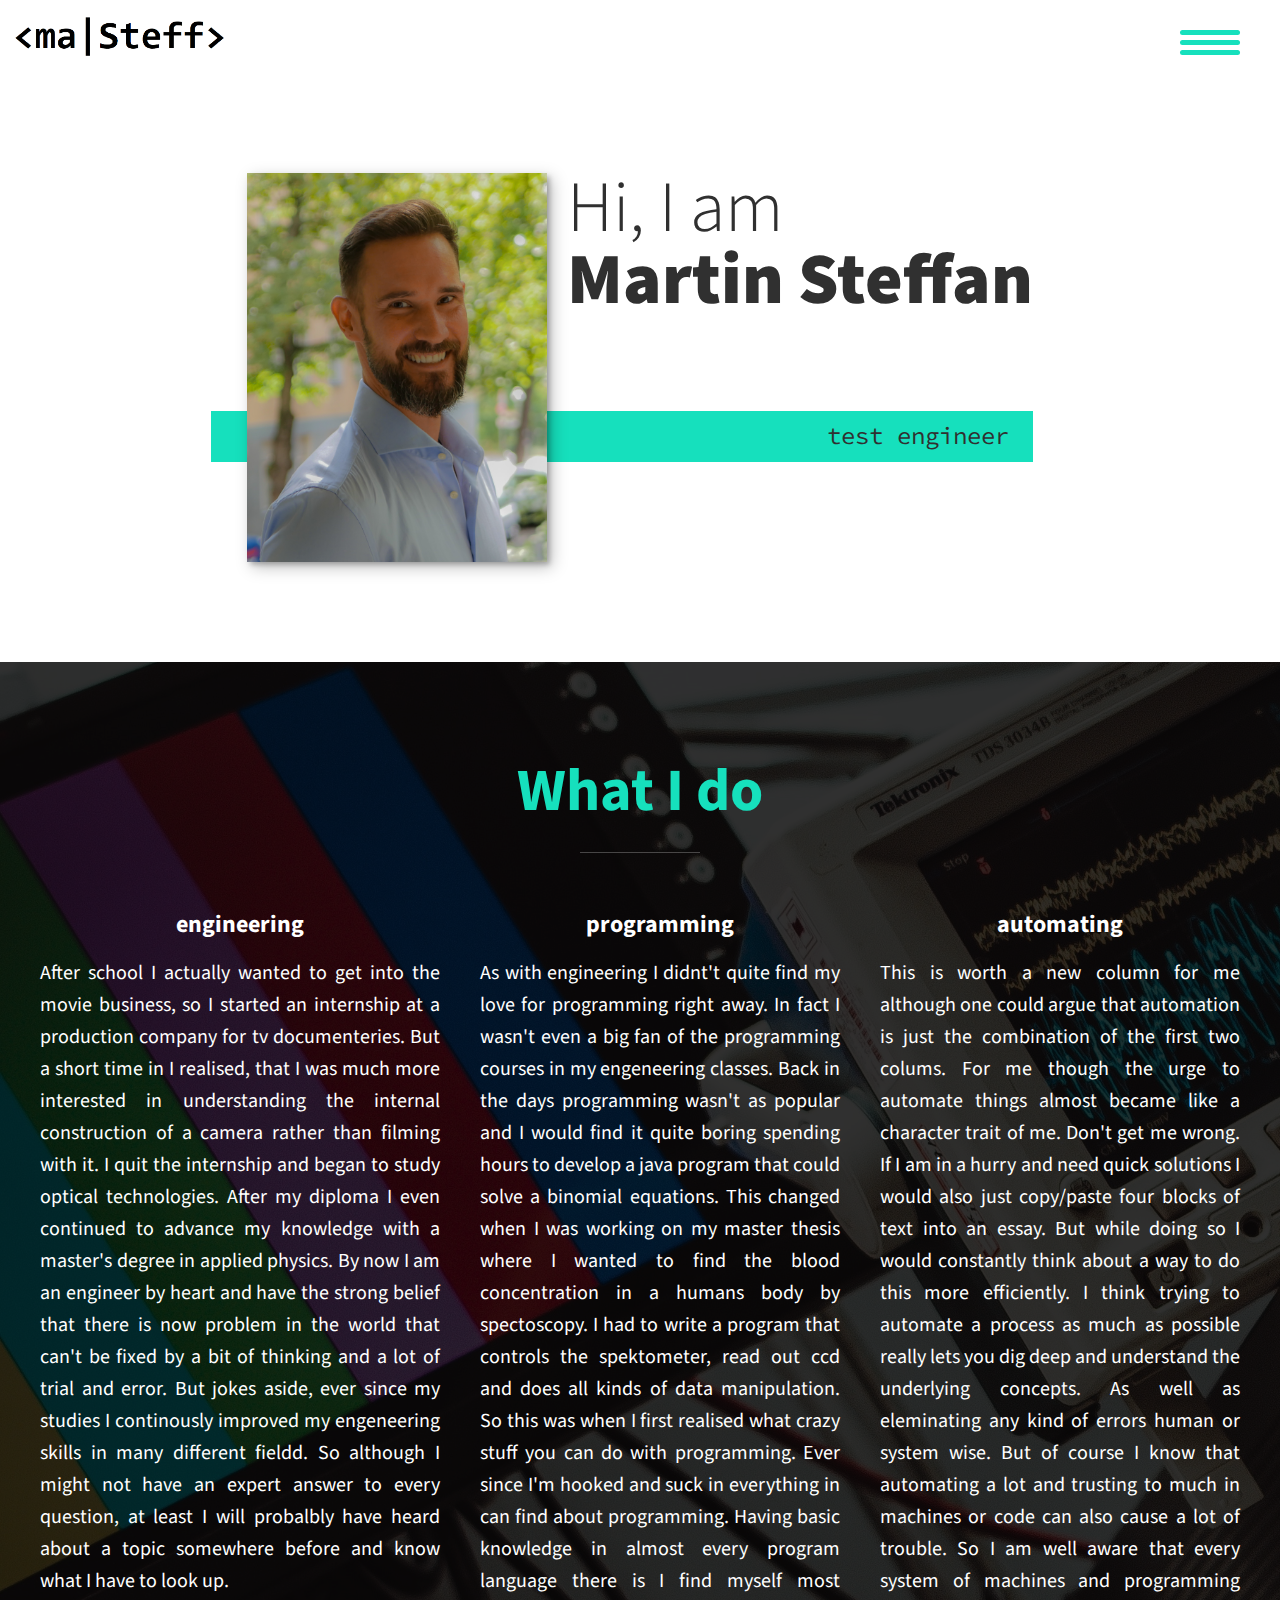
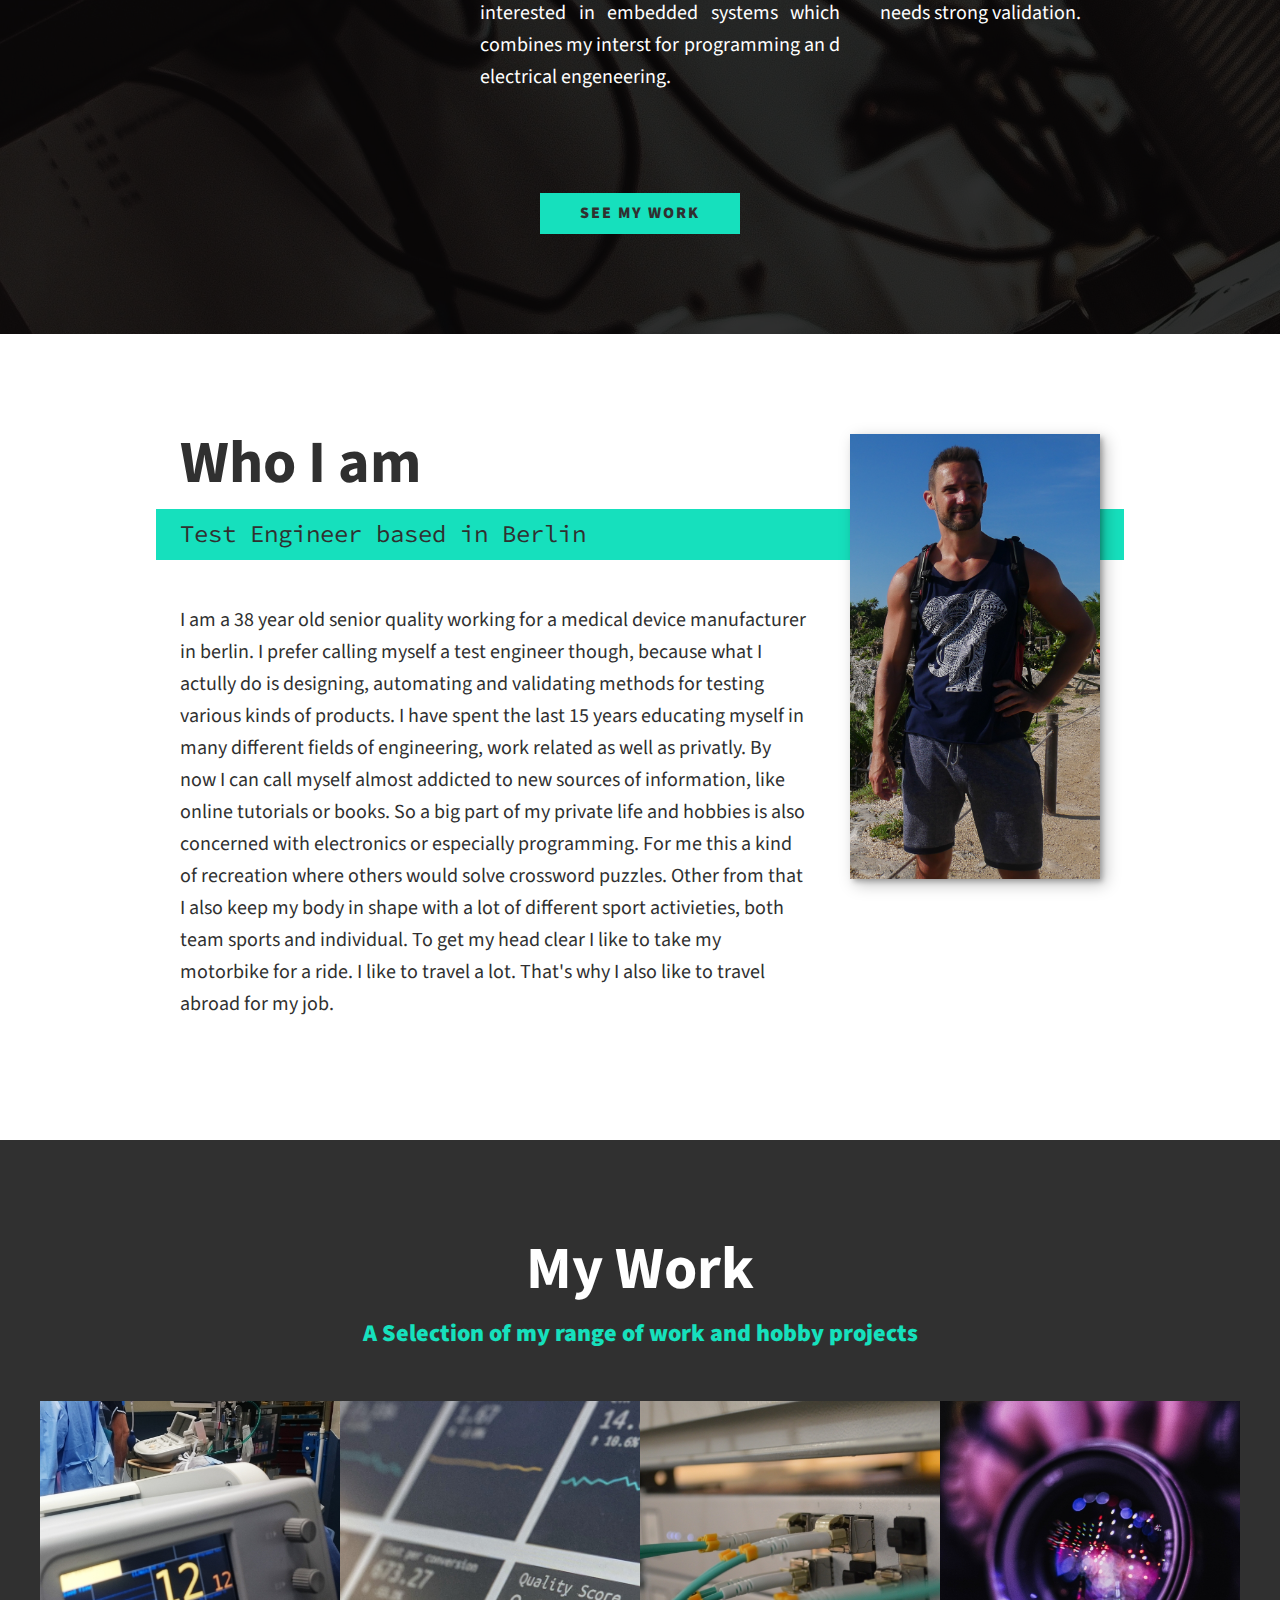
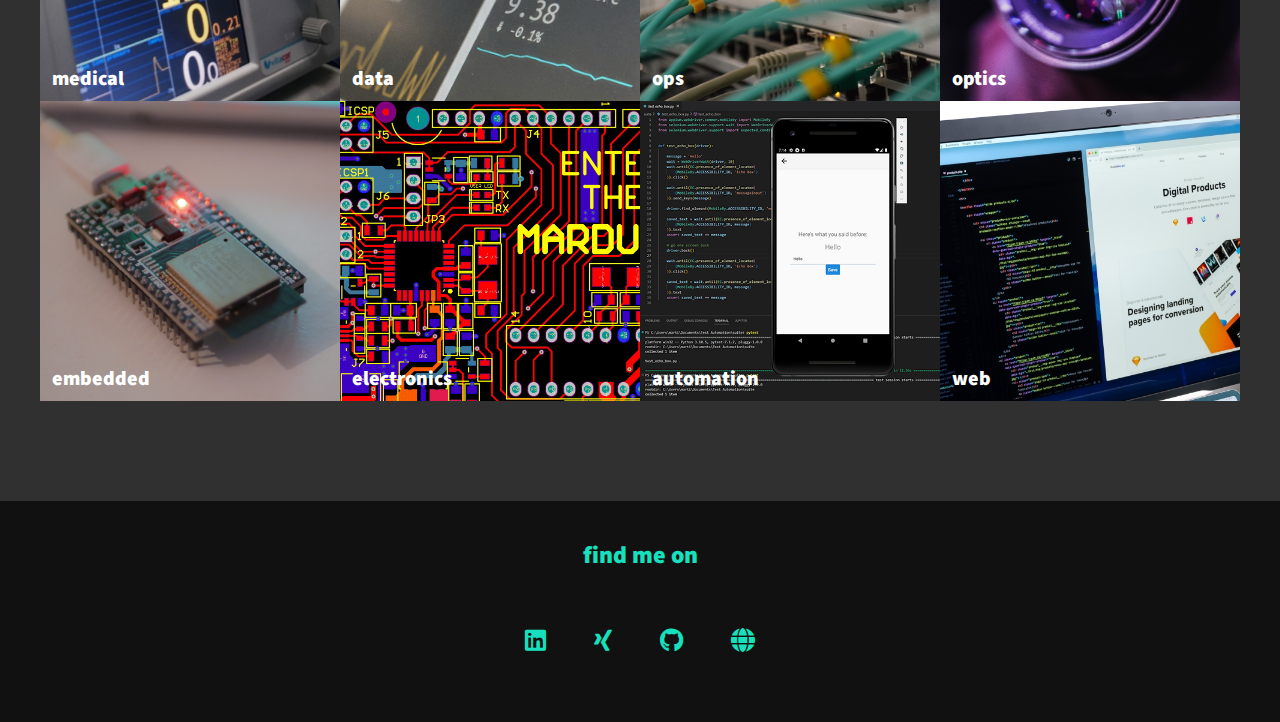
<file: index.html>
<!DOCTYPE html>
<html lang="en">

<head>
    <meta charset="UTF-8">
    <meta http-equiv="X-UA-Compatible" content="IE=edge">
    <meta name="viewport" content="width=device-width, initial-scale=1.0">
    <title>Martin Steffan Portfolio</title>
    <link rel="stylesheet"
        href="https://cdnjs.cloudflare.com/ajax/libs/modern-normalize/1.1.0/modern-normalize.min.css">
    <link rel="stylesheet" href="https://cdnjs.cloudflare.com/ajax/libs/font-awesome/6.1.1/css/all.min.css">

    <link rel="stylesheet"
        href="https://fonts.googleapis.com/css?family=Source+Code+Pro:400,900|Source+Sans+Pro:300,900&display=swap">

    <link rel="stylesheet" type="text/css" href="css/style.css">
</head>

<body>
    <header>
        <div class="logo">
            <img src="/img/maSteff.png" alt="">
        </div>
        <button class="nav-toggle" aria-label="toggle-navigation">
            <span class="hamburger"></span>
        </button>
        <nav class="nav">
            <ul class="nav__list">
                <li class="nav__itm"><a href="#home" class="nav__link">Home</a></li>
                <li class="nav__itm"><a href="#services" class="nav__link">My Services</a></li>
                <li class="nav__itm"><a href="#about" class="nav__link">About Me</a></li>
                <li class="nav__itm"><a href="#work" class="nav__link">My Work</a></li>
            </ul>
        </nav>
    </header>

    <!-- Introduction  -->

    <section class="intro" id="home">
        <h1 class="section__title section__title--intro">
            Hi, I am <strong>Martin Steffan</strong>
        </h1>
        <p class="section__subtitle section__subtitle--intro">test engineer</p>
        <img src="img/Profil.jpg" alt="a picture of Martin Steffan" class="intro__img">
    </section>

    <!-- My Services -->

    <section class="my-services" id="services">
        <h2 class="section__title section__title--services">What I do</h2>
        <div class="services">
            <div class="service">
                <h3>engineering</h3>
                <p>
                    After school I actually wanted to get into the movie business, so I started an internship at a production company for tv documenteries.
                    But a short time in I realised, that I was much more interested in understanding the internal construction of a camera rather than filming with it.
                    I quit the internship and began to study  optical technologies. After my diploma I even continued to advance my knowledge with a master's degree in applied physics.
                    By now I am an engineer by heart and have the strong belief that there is now problem in the world that can't be fixed by a bit of thinking and a lot of trial and error.
                    But jokes aside, ever since my studies I continously improved my engeneering skills in many different fieldd. So although I might not have an expert answer to every question, 
                    at least I will probalbly have heard about a topic somewhere before and know what I have to look up.
                </p>
            </div>
            <div class="service">
                <h3>programming</h3>
                <p>
                    As with engineering I didnt't quite find my love for programming right away. In fact I wasn't even a big fan of the programming courses in my engeneering
                    classes. Back in the days programming wasn't as popular and I would find it quite boring spending hours to develop a java program that could solve a binomial equations.
                    This changed when I was working on my master thesis where I wanted to find the blood concentration in a humans body by spectoscopy.
                    I had to write a program that controls the spektometer, read out ccd and does all kinds of data manipulation. So this was when I first realised 
                    what crazy stuff you can do with programming. Ever since I'm hooked and suck in everything in can find about programming. Having basic knowledge
                    in almost every program language there is I find myself most interested in embedded systems which combines my interst for programming an d electrical engeneering.
                </p>
            </div>
            <div class="service">
                <h3>automating</h3>
                <p>
                    This is worth a new column for me although one could argue that automation is just the combination of the first two colums. For me though the urge to automate things 
                    almost became like a character trait of me. Don't get me wrong. If I am in a hurry and need quick solutions I would also just copy/paste four blocks of 
                    text into an essay. But while doing so I would constantly think about a way to do this more efficiently.
                    I think trying to automate a process as much as possible really lets you dig deep and understand the underlying concepts. As well as eleminating any kind of errors
                    human or system wise. But of course I know that automating a lot and trusting to much in machines or code can also cause a lot of trouble.
                    So I am well aware that every system of machines and programming needs strong validation.
                </p>
            </div>
        </div>

        <a href="#work" class="btn">See My Work</a>
    </section>

    <!-- About Me -->

    <section class="about-me" id="about">
        <h2 class="section__title section__title--about">Who I am</h2>
        <p class="section__subtitle section__subtitle--about">Test Engineer based in Berlin</p>
        <div class="about-me__body">
            <p>
                I am a 38 year old senior quality working for a medical device manufacturer in berlin. 
                I prefer calling myself a test engineer though, because what I actully do is designing, automating and validating methods for testing various kinds of 
                products. I have spent the last 15 years educating myself in many different fields of engineering, work related as well as privatly.
                By now I can call myself almost addicted to new sources of information, like online tutorials or books. 
                So a big part of my private life and hobbies is also concerned with electronics or especially programming. For me this a kind of recreation where others would 
                solve crossword puzzles. Other from that I also keep my body in shape with a lot of different sport activieties, both team sports and individual.
                To get my head clear I like to take my motorbike for a ride. I like to travel a lot. That's why I also like to travel abroad for my job.
            </p>
        </div>
        <img src="img/martin.jpg" alt="a picture of Martin" class="about-me__img">
    </section>

    <!-- My Work -->

    <section class="my-work" id="work">
        <h2 class="section__title section__title--work">My Work</h2>
        <p class="section__subtitle section__subtitle--work">A Selection of my range of work and hobby projects</p>

        <div class="portfolio">
            <!-- Portfolio 01 -->
            <a href="medical.html" class="portfolio__item">
                <div class="container">
                    <div class="toptext">medical</div>
                    <img src="img/medical.jpg" alt="" class="portfolio__img">
                </div>
            </a>
            <!-- Portfolio 02 -->
            <a href="data-analysis.html" class="portfolio__item">
                <div class="container">
                    <div class="toptext">data</div>
                    <img src="img/dataAnalysis.jpg" alt="" class="portfolio__img">
                </div>
            </a>
            <!-- Portfolio 03 -->
            <a href="datatransmission.html" class="portfolio__item">
                <div class="container">
                    <div class="toptext">ops</div>
                    <img src="img/switch.jpg" alt="" class="portfolio__img">
                </div>
            </a>
            <!-- Portfolio 01 -->
            <a href="spectroscopy.html" class="portfolio__item">
                <div class="container">
                    <div class="toptext">optics</div>
                    <img src="img/optics.jpg" alt="" class="portfolio__img">
                </div>
            </a>
            <!-- Portfolio 01 -->
            <a href="esp32-web-uart.html" class="portfolio__item">
                <div class="container">
                    <div class="toptext">embedded</div>
                    <img src="img/esp32.jpg" alt="" class="portfolio__img">
                </div>
            </a>
            <!-- Portfolio 02 -->
            <a href="pcb.html" class="portfolio__item">
                <div class="container">
                    <div class="toptext">electronics</div>
                    <img src="img/marduino.jpg" alt="" class="portfolio__img">
                </div>
            </a>
            <!-- Portfolio 02 -->
            <a href="automation.html" class="portfolio__item">
                <div class="container">
                    <div class="toptext">automation</div>
                    <img src="img/UItesting.jpg" alt="" class="portfolio__img">
                </div>
            </a>
            <!-- Portfolio 01 -->
            <a href="digitalproducts.html" class="portfolio__item">
                <div class="container">
                    <div class="toptext">web</div>
                    <img src="img/web.jpg" alt="" class="portfolio__img">
                </div>
            </a>
        </div>
    </section>

    <!-- Footer -->
    <footer class="footer">
        <p class="footer__link">find me on</p>
        <ul class="social-list">
            <li class="social-list__item">
                <a href="https://www.linkedin.com/in/martin-steffan-2489ab23b/" class="social-list__link">
                    <i class="fab fa-linkedin"></i>
                </a>
            </li>
            <li class="social-list__item">
                <a href="https://www.xing.com/profile/Martin_Steffan5/cv" class="social-list__link">
                    <i class="fab fa-xing"></i>
                </a>
            </li>
            <li class="social-list__item">
                <a href="https://github.com/masteff" class="social-list__link">
                    <i class="fab fa-github"></i>
                </a>
            </li>
            <li class="social-list__item">
                <a href="https://masteff.github.io/" class="social-list__link">
                    <i class="fa-solid fa-globe"></i>
                </a>
            </li>
        </ul>
    </footer>

    <script src="js/index.js"></script>

</body>

</html>
</file>
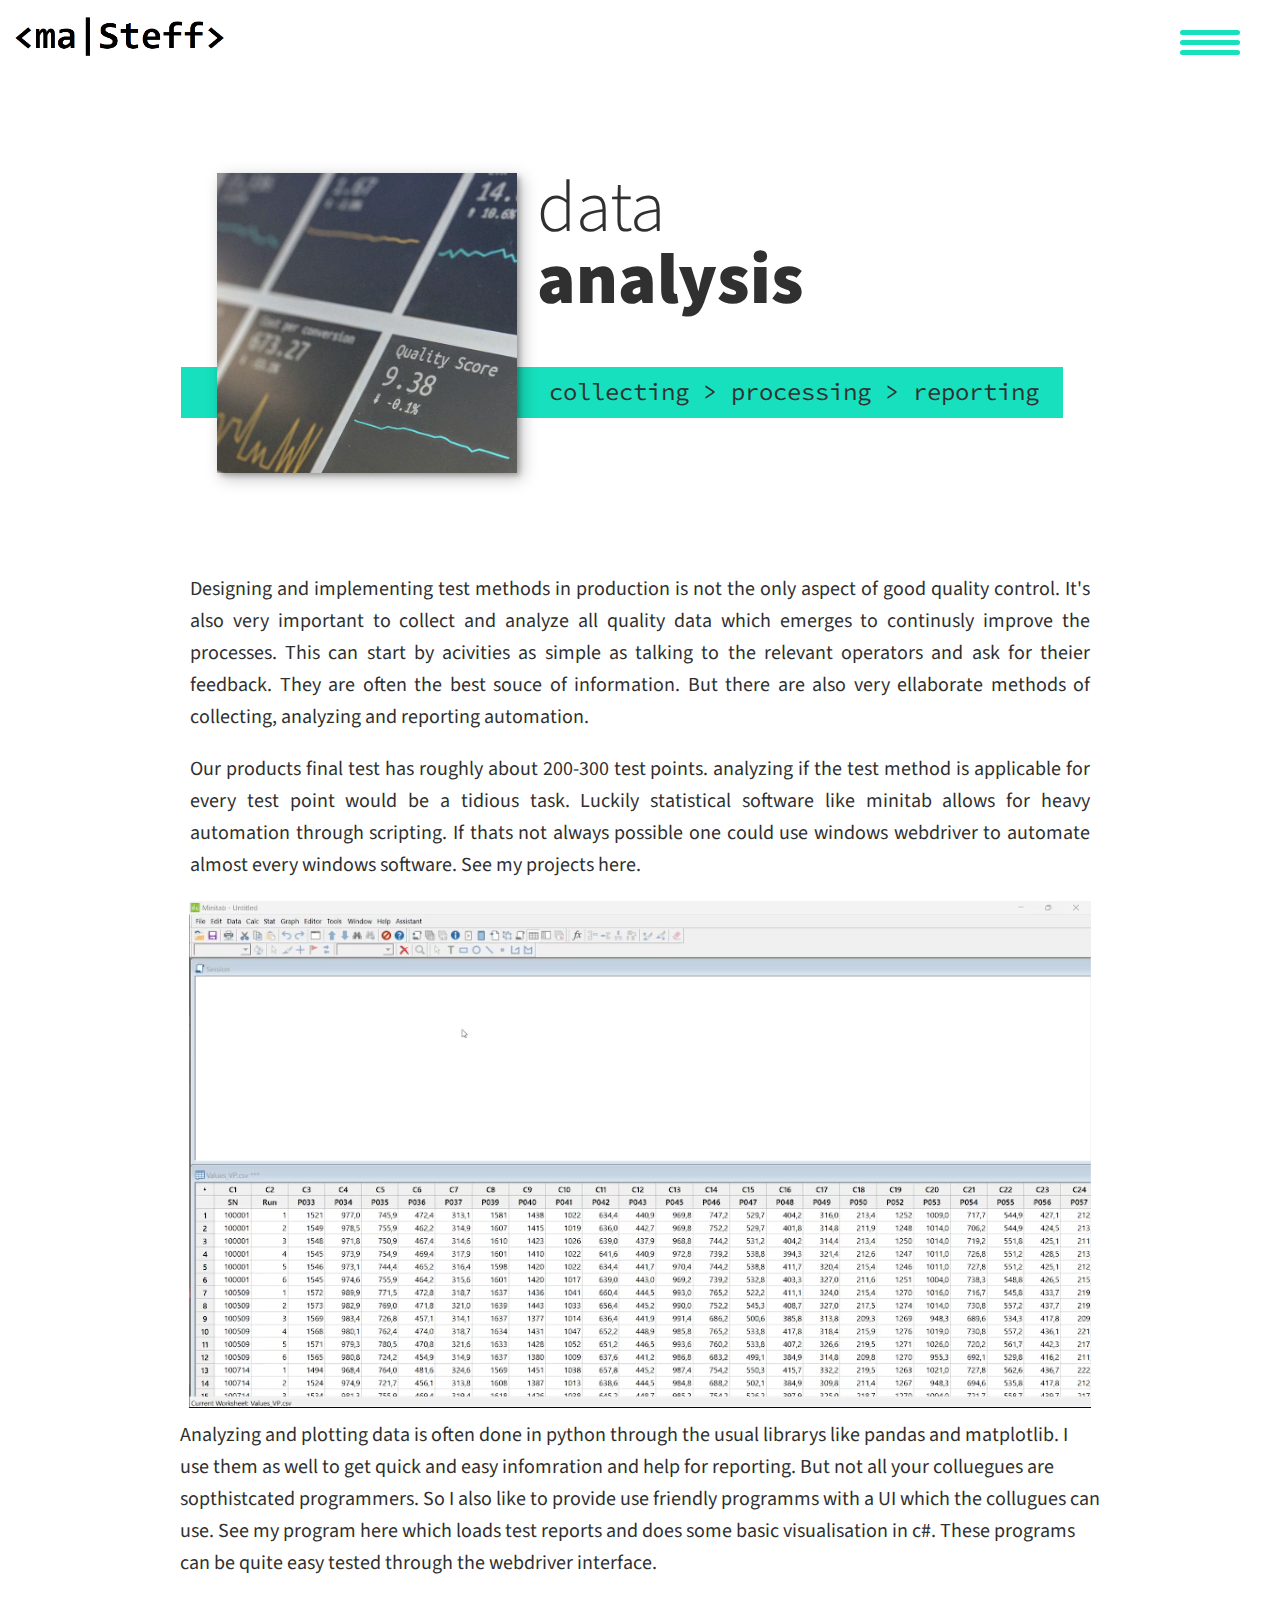
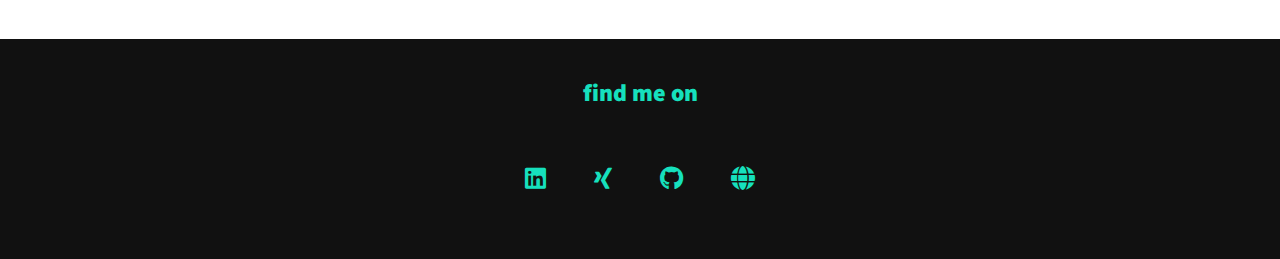
<file: data-analysis.html>
<!DOCTYPE html>
<html lang="en">

<head>
    <meta charset="UTF-8">
    <meta http-equiv="X-UA-Compatible" content="IE=edge">
    <meta name="viewport" content="width=device-width, initial-scale=1.0">
    <title>Martin Steffan Portfolio</title>
    <link rel="stylesheet"
        href="https://cdnjs.cloudflare.com/ajax/libs/modern-normalize/1.1.0/modern-normalize.min.css">
    <link rel="stylesheet" href="https://cdnjs.cloudflare.com/ajax/libs/font-awesome/6.1.1/css/all.min.css">

    <link rel="stylesheet"
        href="https://fonts.googleapis.com/css?family=Source+Code+Pro:400,900|Source+Sans+Pro:300,900&display=swap">

    <link rel="stylesheet" href="/css/style.css">
</head>

<body>
    <header>
        <div class="logo">
            <a href="index.html">
                <img src="/img/maSteff.png" alt="">
            </a>
        </div>
        <button class="nav-toggle" aria-label="toggle-navigation">
            <span class="hamburger"></span>
        </button>
        <nav class="nav">
            <ul class="nav__list">
                <li class="nav__itm"><a href="index.html" class="nav__link">Home</a></li>
                <li class="nav__itm"><a href="index.html#services" class="nav__link">My Services</a></li>
                <li class="nav__itm"><a href="index.html#about" class="nav__link">About Me</a></li>
                <li class="nav__itm"><a href="index.html#work" class="nav__link">My Work</a></li>
            </ul>
        </nav>
    </header>

    <section class="intro sect-individual">
        <h1 class="section__title section__title--intro section__title--padding">
            data<strong>analysis</strong>
        </h1>
        <p class="section__subtitle section__subtitle--intro">collecting > processing > reporting</p>
        <img src="/img/dataAnalysis.jpg" alt="" class="intro__img">
    </section>

    <div class="portfolio-item-individual">
        <p>
            Designing and implementing test methods in production is not the only aspect of good quality control. 
            It's also very important to collect and analyze all quality data which emerges to continusly improve the processes.
            This can start by acivities as simple as talking to the relevant operators and ask for theier feedback. They are often the best souce of information.
            But there are also very ellaborate methods of collecting, analyzing and reporting automation.
        </p>
        <p>
            Our products final test has roughly about 200-300 test points. analyzing if the test method is applicable for every test point would be a tidious task.
            Luckily statistical software like minitab allows for heavy automation through scripting. If thats not always possible one could use windows webdriver to automate almost every windows software.
            See my projects here.
        </p>
        <video autoplay loop muted playsinline class="video" >
            <!-- <source src="my-animation.webm" type="video/webm"> -->
            <source src="/img/minitab.mp4" type="video/mp4">
        </video>
            Analyzing and plotting data is often done in python through the usual librarys like pandas and matplotlib. I use them as well to get quick and easy infomration and help for reporting.
            But not all your colluegues are sopthistcated programmers. So I also like to provide use friendly programms with a UI which the collugues can use.
            See my program here which loads test reports and does some basic visualisation in c#. These programs can be quite easy tested through the webdriver interface.
        </p>

    </div>

    <!-- Footer -->
    <footer class="footer">
        <p class="footer__link">find me on</p>
        <ul class="social-list">
            <li class="social-list__item">
                <a href="https://www.linkedin.com/in/martin-steffan-2489ab23b/" class="social-list__link">
                    <i class="fab fa-linkedin"></i>
                </a>
            </li>
            <li class="social-list__item">
                <a href="https://www.xing.com/profile/Martin_Steffan5/cv" class="social-list__link">
                    <i class="fab fa-xing"></i>
                </a>
            </li>
            <li class="social-list__item">
                <a href="https://github.com/masteff" class="social-list__link">
                    <i class="fab fa-github"></i>
                </a>
            </li>
            <li class="social-list__item">
                <a href="https://masteff.github.io/" class="social-list__link">
                    <i class="fa-solid fa-globe"></i>
                </a>
            </li>
        </ul>
    </footer>

    <script src="/js/index.js"></script>

</body>

</html>
</file>
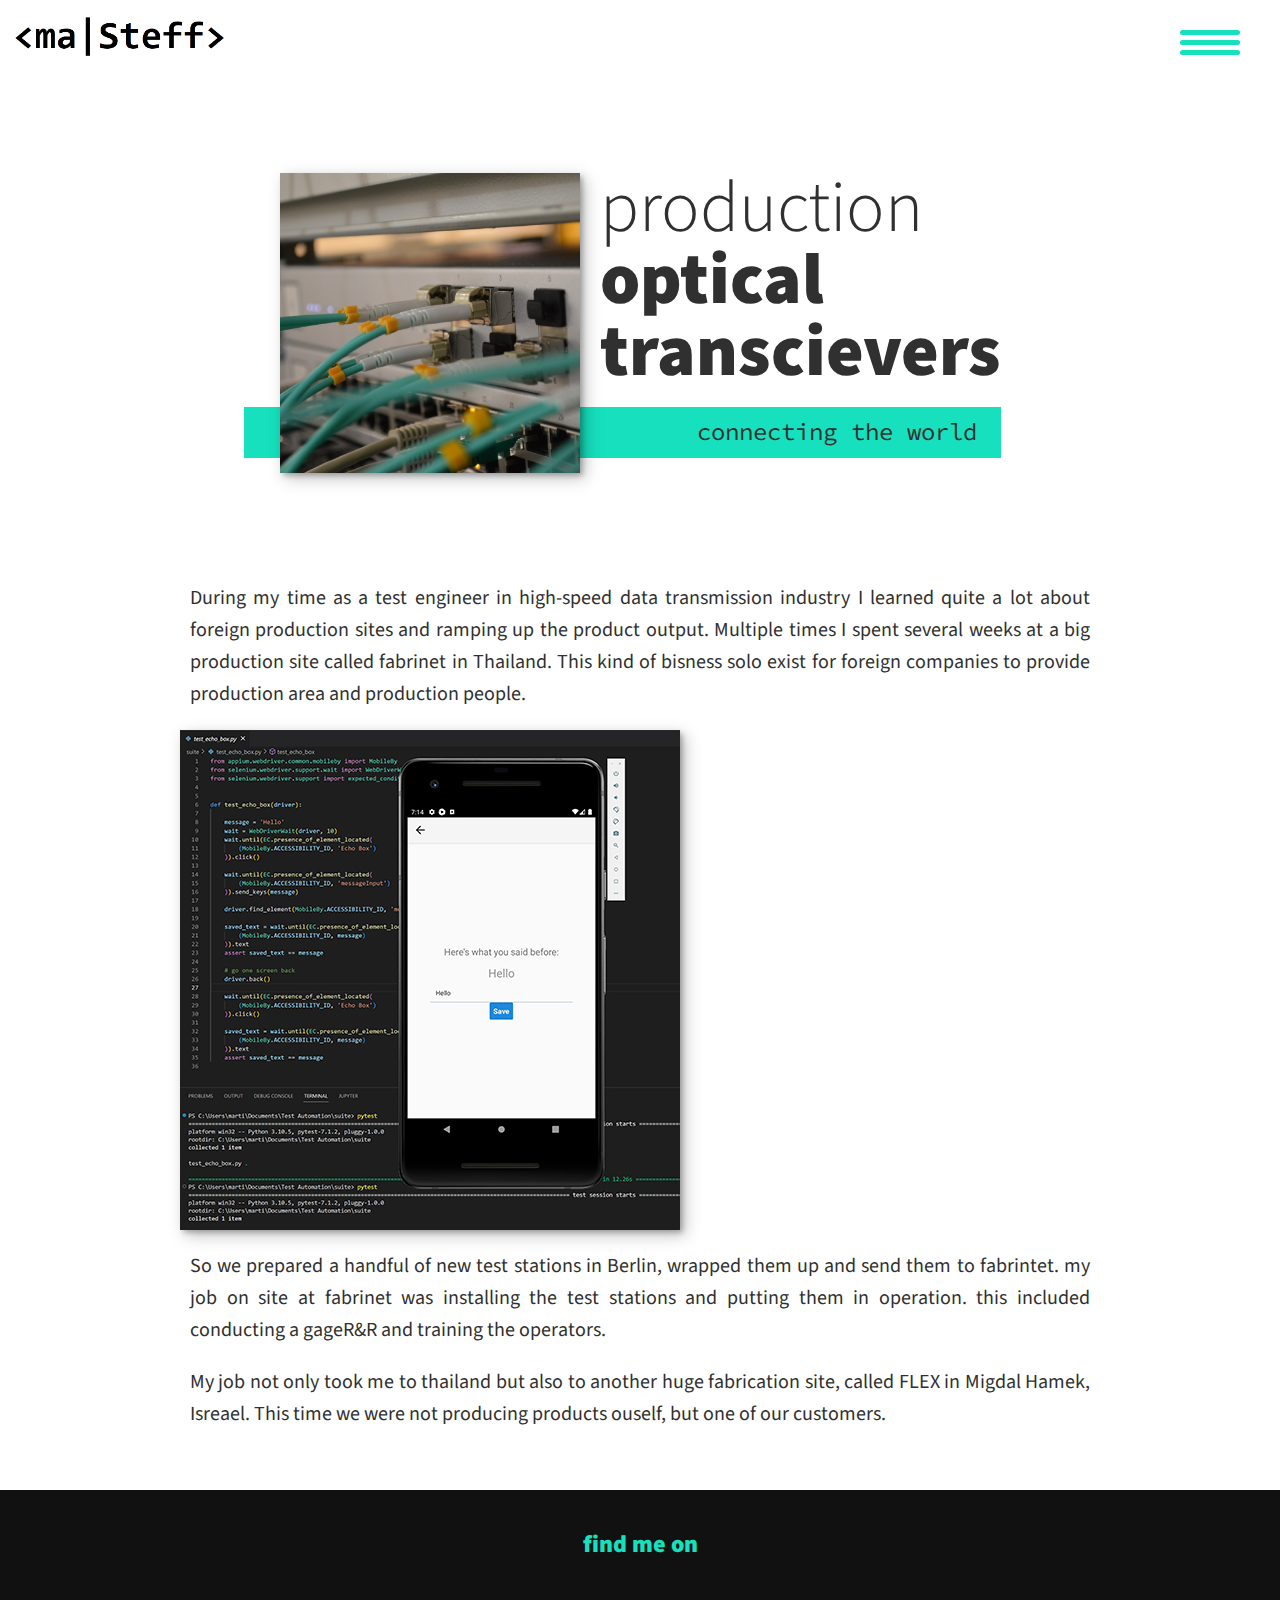
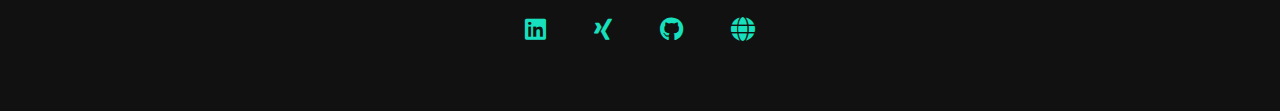
<file: datatransmission.html>
<!DOCTYPE html>
<html lang="en">

<head>
    <meta charset="UTF-8">
    <meta http-equiv="X-UA-Compatible" content="IE=edge">
    <meta name="viewport" content="width=device-width, initial-scale=1.0">
    <title>Martin Steffan Portfolio</title>
    <link rel="stylesheet"
        href="https://cdnjs.cloudflare.com/ajax/libs/modern-normalize/1.1.0/modern-normalize.min.css">
    <link rel="stylesheet" href="https://cdnjs.cloudflare.com/ajax/libs/font-awesome/6.1.1/css/all.min.css">

    <link rel="stylesheet"
        href="https://fonts.googleapis.com/css?family=Source+Code+Pro:400,900|Source+Sans+Pro:300,900&display=swap">

    <link rel="stylesheet" href="/css/style.css">
</head>

<body>
    <header>
        <div class="logo">
            <a href="index.html">
                <img src="/img/maSteff.png" alt="">
            </a>
        </div>
        <button class="nav-toggle" aria-label="toggle-navigation">
            <span class="hamburger"></span>
        </button>
        <nav class="nav">
            <ul class="nav__list">
                <li class="nav__itm"><a href="index.html" class="nav__link">Home</a></li>
                <li class="nav__itm"><a href="index.html#services" class="nav__link">My Services</a></li>
                <li class="nav__itm"><a href="index.html#about" class="nav__link">About Me</a></li>
                <li class="nav__itm"><a href="index.html#work" class="nav__link">My Work</a></li>
            </ul>
        </nav>
    </header>

    <section class="intro sect-individual">
        <h1 class="section__title section__title--intro">
            production<strong>optical <br> transcievers</strong>
        </h1>
        <p class="section__subtitle section__subtitle--intro">connecting the world</p>
        <img src="/img/switch.jpg" alt="" class="intro__img">
    </section>

    <div class="portfolio-item-individual">
        <p>
            During my time as a test engineer in high-speed data transmission industry I learned quite a lot about foreign production 
            sites and ramping up the product output. Multiple times I spent several weeks at a big production site called  fabrinet in Thailand.
            This kind of bisness solo exist for foreign companies to provide production area and production people.
        </p>
        <img class="intro__img" 
            src="/img/UItesting.jpg"
            alt="" >
        <p>
            So we prepared a handful of new test stations in Berlin, wrapped them up and send them to fabrintet. my job on site at fabrinet
            was installing the test stations and putting them in operation. this included conducting a gageR&R and training the operators.
        </p>
        <p>
            My job not only took me to thailand but also to another huge fabrication site, called FLEX in Migdal Hamek, Isreael. This time we
            were not producing products ouself, but one of our customers.
        </p>
    </div>

    <!-- Footer -->
    <footer class="footer">
        <p class="footer__link">find me on</p>
        <ul class="social-list">
            <li class="social-list__item">
                <a href="https://www.linkedin.com/in/martin-steffan-2489ab23b/" class="social-list__link">
                    <i class="fab fa-linkedin"></i>
                </a>
            </li>
            <li class="social-list__item">
                <a href="https://www.xing.com/profile/Martin_Steffan5/cv" class="social-list__link">
                    <i class="fab fa-xing"></i>
                </a>
            </li>
            <li class="social-list__item">
                <a href="https://github.com/masteff" class="social-list__link">
                    <i class="fab fa-github"></i>
                </a>
            </li>
            <li class="social-list__item">
                <a href="https://masteff.github.io/" class="social-list__link">
                    <i class="fa-solid fa-globe"></i>
                </a>
            </li>
        </ul>
    </footer>

    <script src="/js/index.js"></script>

</body>

</html>
</file>
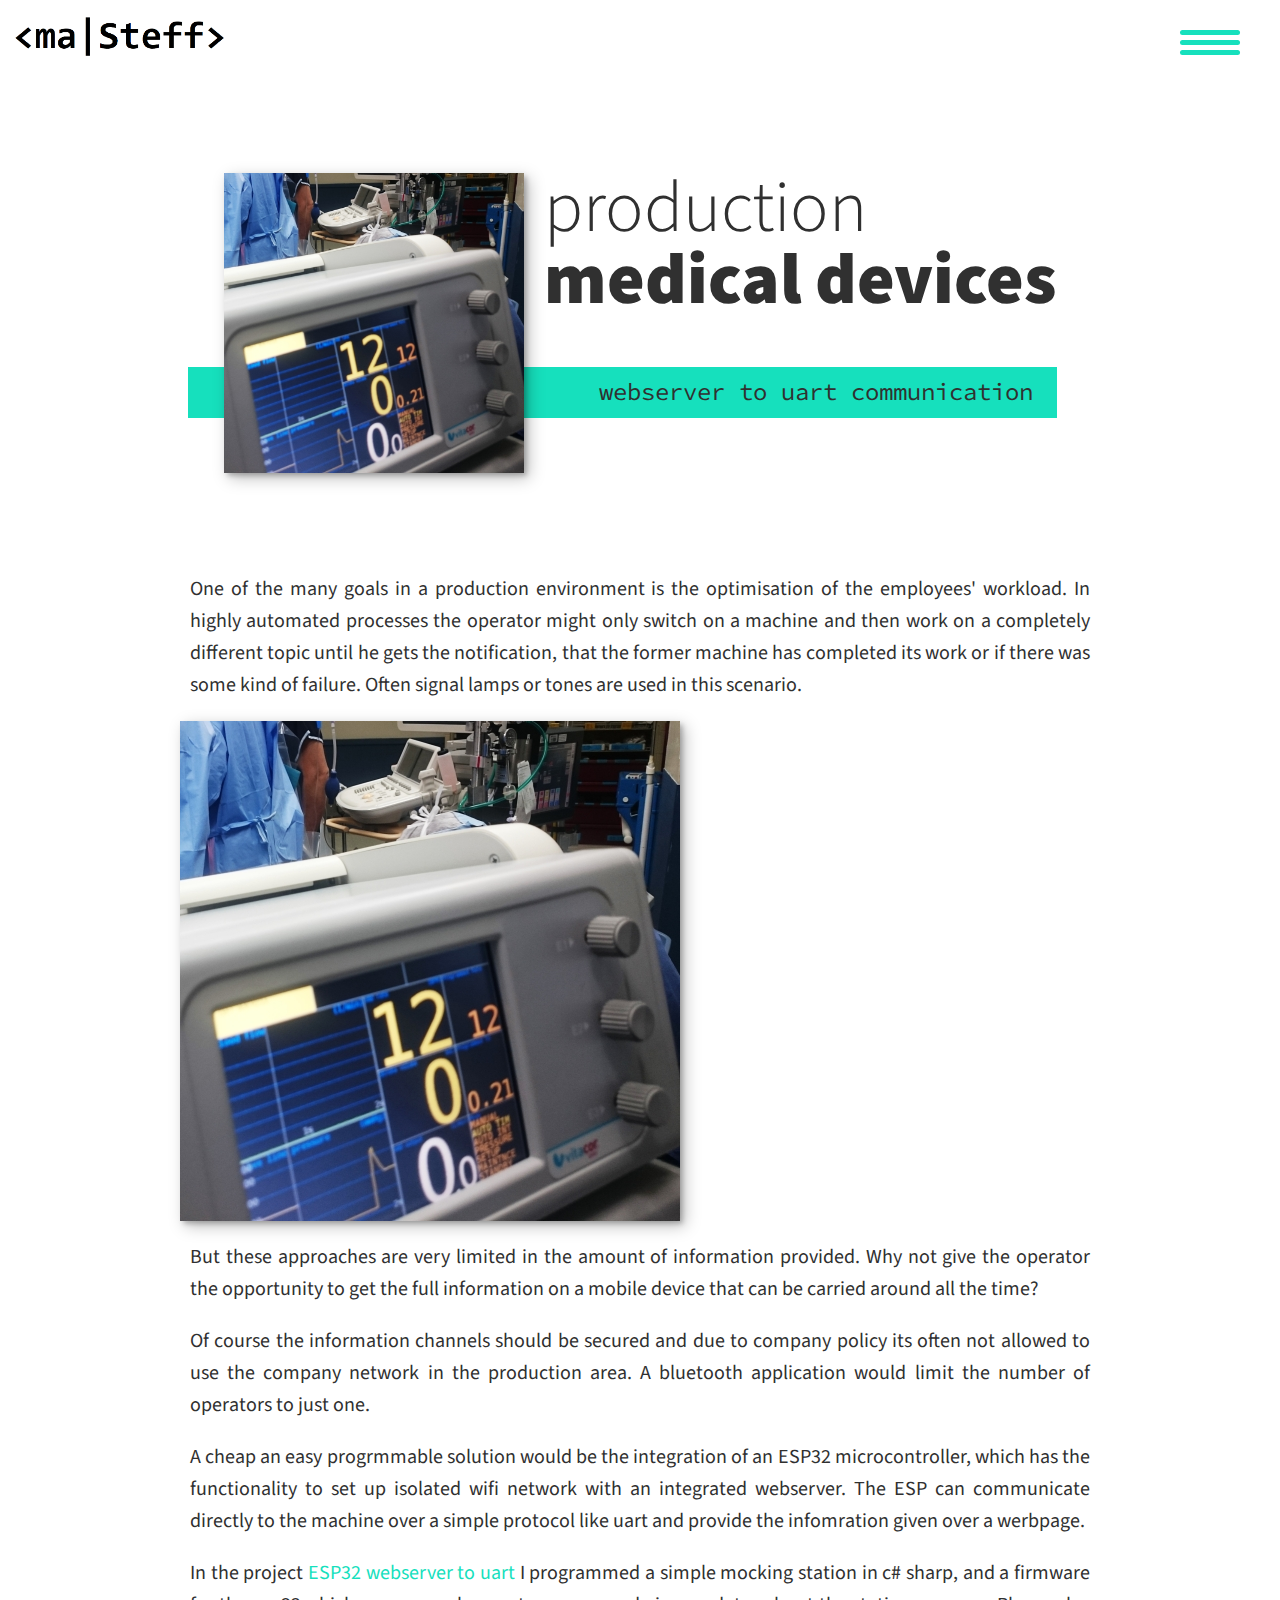
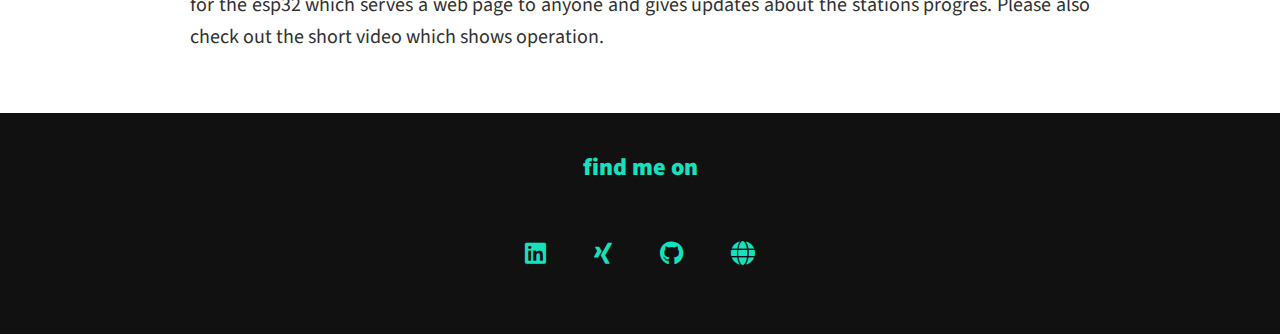
<file: digitalproducts.html>
<!DOCTYPE html>
<html lang="en">

<head>
    <meta charset="UTF-8">
    <meta http-equiv="X-UA-Compatible" content="IE=edge">
    <meta name="viewport" content="width=device-width, initial-scale=1.0">
    <title>Martin Steffan Portfolio</title>
    <link rel="stylesheet"
        href="https://cdnjs.cloudflare.com/ajax/libs/modern-normalize/1.1.0/modern-normalize.min.css">
    <link rel="stylesheet" href="https://cdnjs.cloudflare.com/ajax/libs/font-awesome/6.1.1/css/all.min.css">

    <link rel="stylesheet"
        href="https://fonts.googleapis.com/css?family=Source+Code+Pro:400,900|Source+Sans+Pro:300,900&display=swap">

    <link rel="stylesheet" href="/css/style.css">
</head>

<body>
    <header>
        <div class="logo">
            <a href="index.html">
                <img src="/img/maSteff.png" alt="">
            </a>
        </div>
        <button class="nav-toggle" aria-label="toggle-navigation">
            <span class="hamburger"></span>
        </button>
        <nav class="nav">
            <ul class="nav__list">
                <li class="nav__itm"><a href="index.html" class="nav__link">Home</a></li>
                <li class="nav__itm"><a href="index.html#services" class="nav__link">My Services</a></li>
                <li class="nav__itm"><a href="index.html#about" class="nav__link">About Me</a></li>
                <li class="nav__itm"><a href="index.html#work" class="nav__link">My Work</a></li>
            </ul>
        </nav>
    </header>

    <section class="intro sect-individual">
        <h1 class="section__title section__title--intro">
            production<strong>medical devices</strong>
        </h1>
        <p class="section__subtitle section__subtitle--intro">webserver to uart communication</p>
        <img src="/img/medical.jpg" alt="" class="intro__img">
    </section>

    <div class="portfolio-item-individual">
        <p>One of the many goals in a production environment is the optimisation of the employees' workload.
            In highly automated processes the operator might only switch on a machine and then work on a completely
            different topic
            until he gets the notification, that the former machine has completed its work or if there was some kind of
            failure. Often signal lamps or tones are used in this scenario.
        </p>
        <img class="intro__img" 
            src="/img/medical.jpg"
            alt="" >
        <p>But these approaches are very limited in the amount of information provided. Why not give the operator the
            opportunity
            to get the full information on a mobile device that can be carried around all the time?
        </p>
        <p>Of course the information channels should be secured and due to company policy its often not allowed
            to use the company network in the production area. A bluetooth application would limit the number of operators to just
            one.</p>
        <p>
            A cheap an easy progrmmable solution would be the integration of an ESP32 microcontroller, which has the
            functionality to set
            up isolated wifi network with an integrated webserver. The ESP can communicate directly to the machine over
            a simple
            protocol like uart and provide the infomration given over a werbpage.
        </p>
        <p>In the project <a class="item_link" href="www.google.com">ESP32 webserver to uart</a> I programmed a simple mocking station in
            c# sharp,
            and a firmware for the esp32 which serves a web page to anyone and gives updates about the stations progres.
            Please also check out the short video which shows operation.
        </p>
    </div>

    <!-- Footer -->
    <footer class="footer">
        <p class="footer__link">find me on</p>
        <ul class="social-list">
            <li class="social-list__item">
                <a href="https://www.linkedin.com/in/martin-steffan-2489ab23b/" class="social-list__link">
                    <i class="fab fa-linkedin"></i>
                </a>
            </li>
            <li class="social-list__item">
                <a href="https://www.xing.com/profile/Martin_Steffan5/cv" class="social-list__link">
                    <i class="fab fa-xing"></i>
                </a>
            </li>
            <li class="social-list__item">
                <a href="https://github.com/masteff" class="social-list__link">
                    <i class="fab fa-github"></i>
                </a>
            </li>
            <li class="social-list__item">
                <a href="https://masteff.github.io/" class="social-list__link">
                    <i class="fa-solid fa-globe"></i>
                </a>
            </li>
        </ul>
    </footer>

    <script src="/js/index.js"></script>

</body>

</html>
</file>
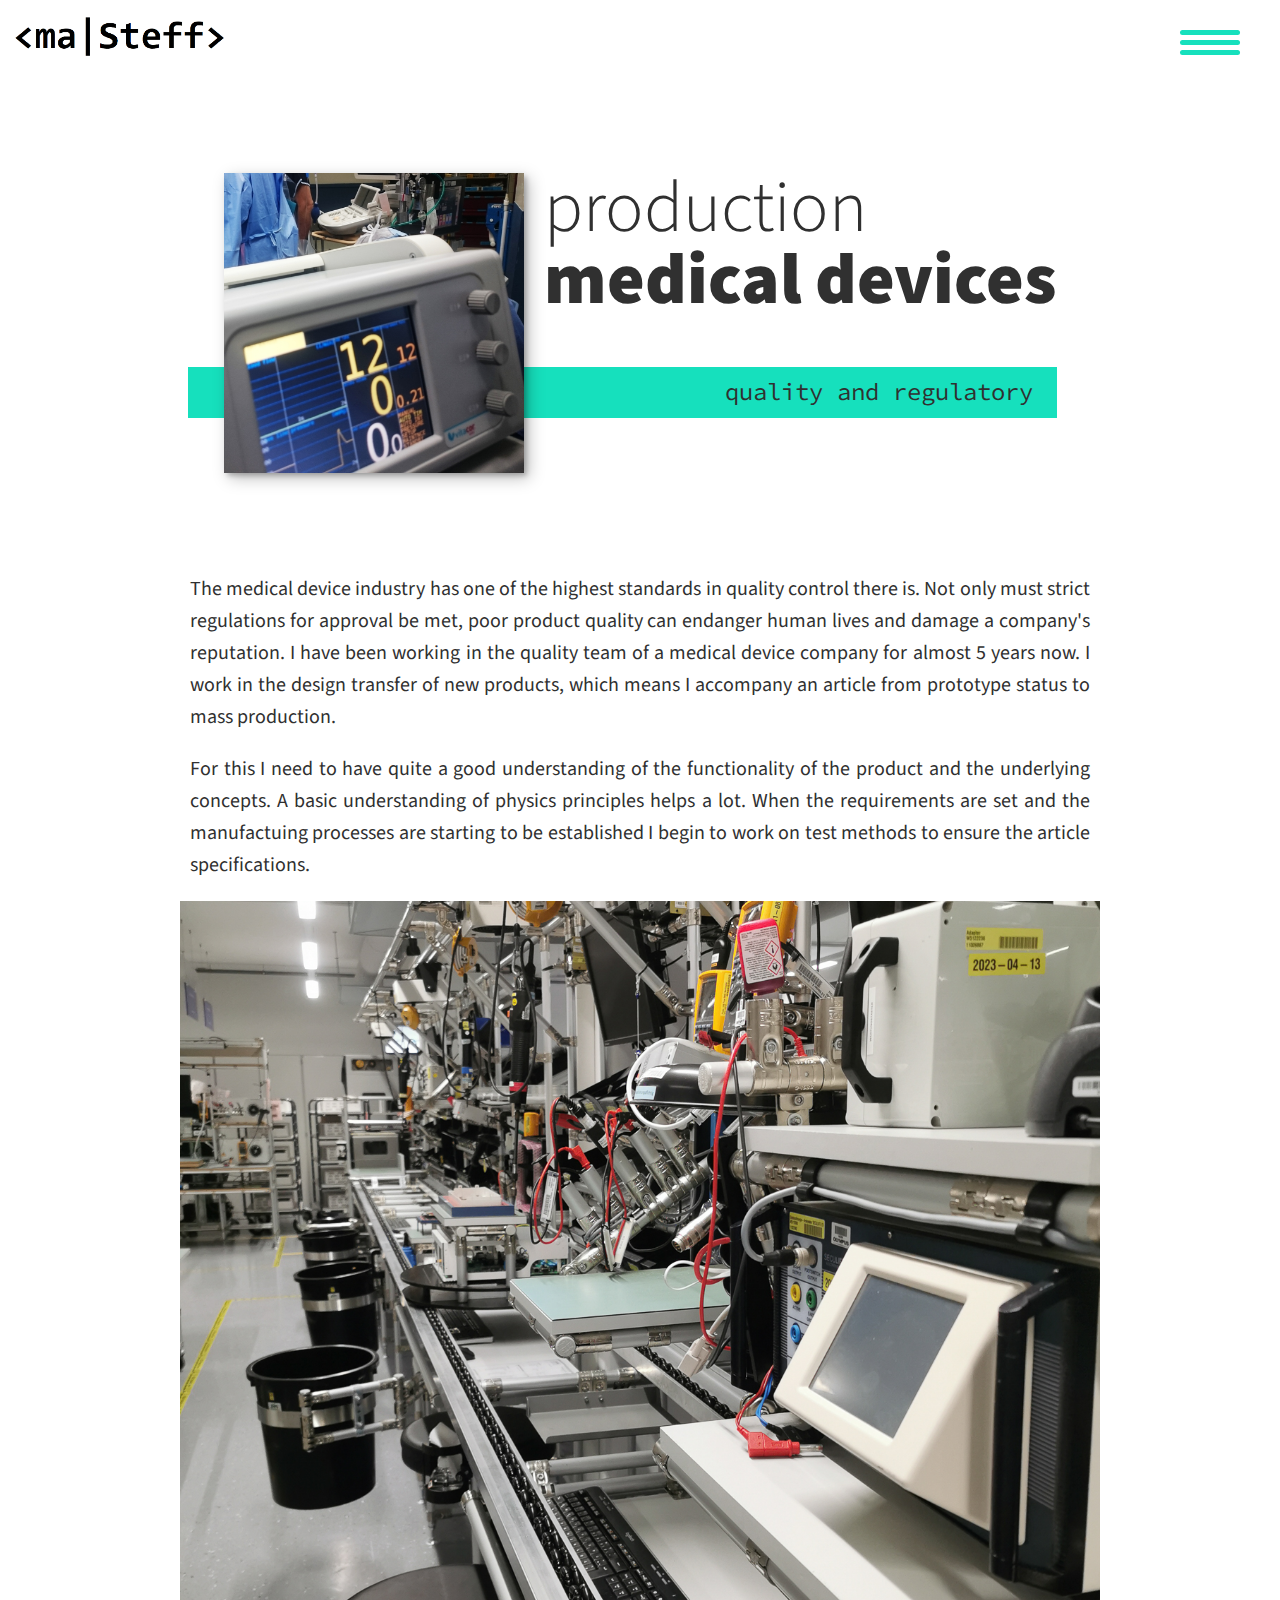
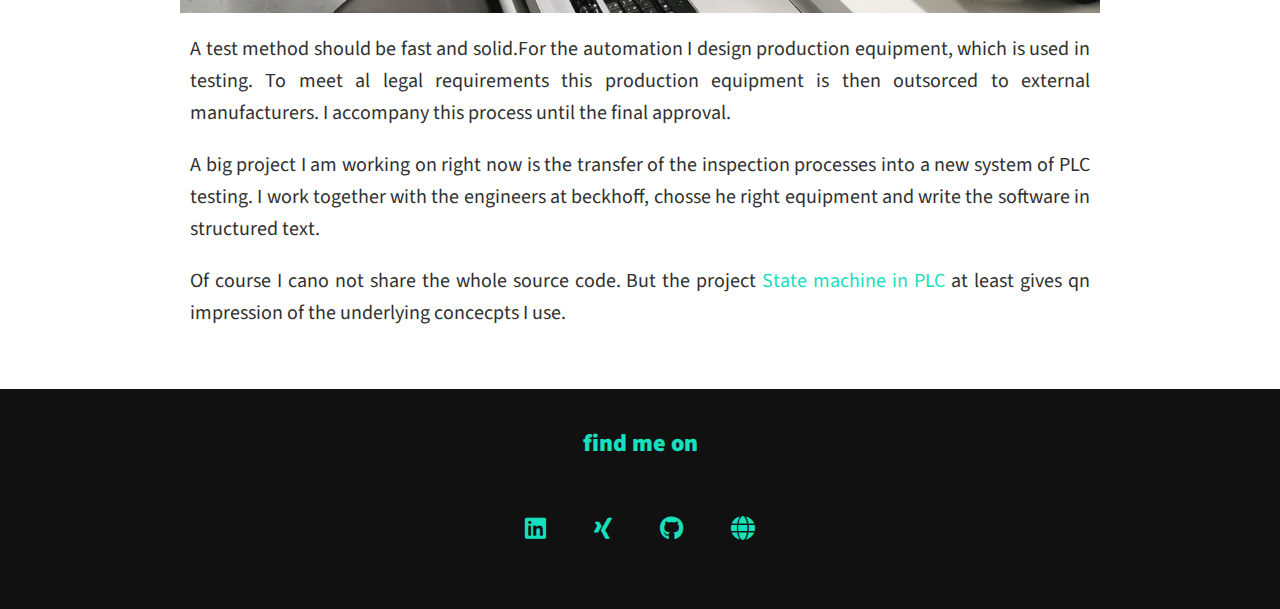
<file: medical.html>
<!DOCTYPE html>
<html lang="en">

<head>
    <meta charset="UTF-8">
    <meta http-equiv="X-UA-Compatible" content="IE=edge">
    <meta name="viewport" content="width=device-width, initial-scale=1.0">
    <title>Martin Steffan Portfolio</title>
    <link rel="stylesheet"
        href="https://cdnjs.cloudflare.com/ajax/libs/modern-normalize/1.1.0/modern-normalize.min.css">
    <link rel="stylesheet" href="https://cdnjs.cloudflare.com/ajax/libs/font-awesome/6.1.1/css/all.min.css">

    <link rel="stylesheet"
        href="https://fonts.googleapis.com/css?family=Source+Code+Pro:400,900|Source+Sans+Pro:300,900&display=swap">

    <link rel="stylesheet" href="/css/style.css">
</head>

<body>
    <header>
        <div class="logo">
            <a href="index.html">
                <img src="/img/maSteff.png" alt="">
            </a>
        </div>
        <button class="nav-toggle" aria-label="toggle-navigation">
            <span class="hamburger"></span>
        </button>
        <nav class="nav">
            <ul class="nav__list">
                <li class="nav__itm"><a href="index.html" class="nav__link">Home</a></li>
                <li class="nav__itm"><a href="index.html#services" class="nav__link">My Services</a></li>
                <li class="nav__itm"><a href="index.html#about" class="nav__link">About Me</a></li>
                <li class="nav__itm"><a href="index.html#work" class="nav__link">My Work</a></li>
            </ul>
        </nav>
    </header>

    <section class="intro sect-individual" >
        <h1 class="section__title section__title--intro">
            production<strong>medical devices</strong>
        </h1>
        <p class="section__subtitle section__subtitle--intro">quality and regulatory</p>
        <img src="/img/medical.jpg" alt="" class="intro__img">
    </section>

    <div class="portfolio-item-individual">
        <p>
            The medical device industry has one of the highest standards in quality control there is. Not only must strict regulations for approval be met, 
            poor product quality can endanger human lives and damage a company's reputation. I have been working in the quality team of a medical device company for almost 5 years now. 
            I work in the design transfer of new products, which means I accompany an article from prototype status to mass production.
        </p>
        <p>
            For this I need to have quite a good understanding of the functionality of the product and the underlying concepts. A basic understanding of physics principles helps a lot.
            When the requirements are set and the manufactuing processes are starting to be established I begin to work on test methods to ensure the article specifications. 
        </p>
        <img class="item_pics" 
            src="/img/Line.jpg"
            alt="" >
        <p>
            A test method should be fast and solid.For the automation I design production equipment, which is used in testing. To meet al legal requirements this production equipment is then
            outsorced to external manufacturers. I accompany this process until the final approval.
        </p>
        <p>
            A big project I am working on right now is the transfer of the inspection processes into a new system of PLC testing. I work together with the engineers
            at beckhoff, chosse he right equipment and write the software in structured text.
        </p>
        <p>
            Of course I cano not share the whole source code. But the project <a class="item_link" href="www.google.com">State machine in PLC</a> at least gives qn impression of the underlying concecpts I use.
        </p>
    </div>

    <!-- Footer -->
    <footer class="footer">
        <p class="footer__link">find me on</p>
        <ul class="social-list">
            <li class="social-list__item">
                <a href="https://www.linkedin.com/in/martin-steffan-2489ab23b/" class="social-list__link">
                    <i class="fab fa-linkedin"></i>
                </a>
            </li>
            <li class="social-list__item">
                <a href="https://www.xing.com/profile/Martin_Steffan5/cv" class="social-list__link">
                    <i class="fab fa-xing"></i>
                </a>
            </li>
            <li class="social-list__item">
                <a href="https://github.com/masteff" class="social-list__link">
                    <i class="fab fa-github"></i>
                </a>
            </li>
            <li class="social-list__item">
                <a href="https://masteff.github.io/" class="social-list__link">
                    <i class="fa-solid fa-globe"></i>
                </a>
            </li>
        </ul>
    </footer>

    <script src="/js/index.js"></script>

</body>

</html>
</file>
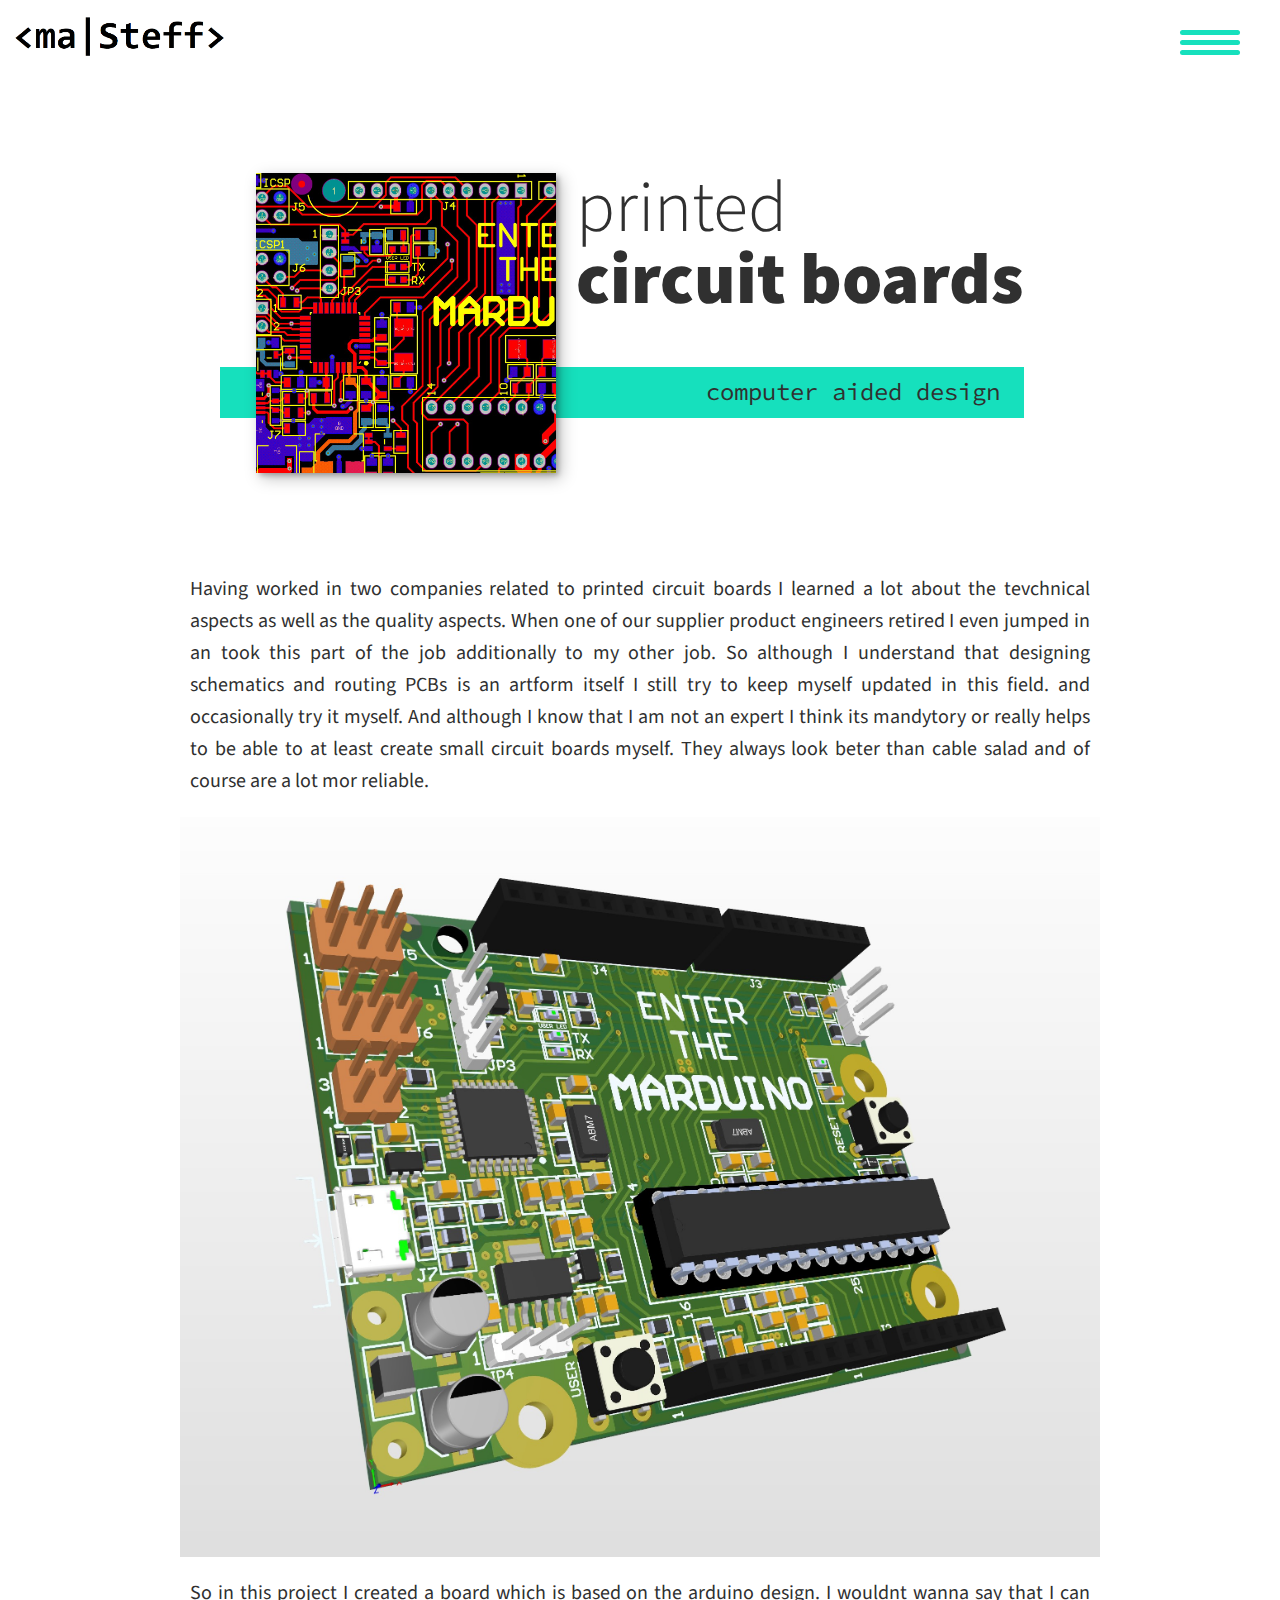
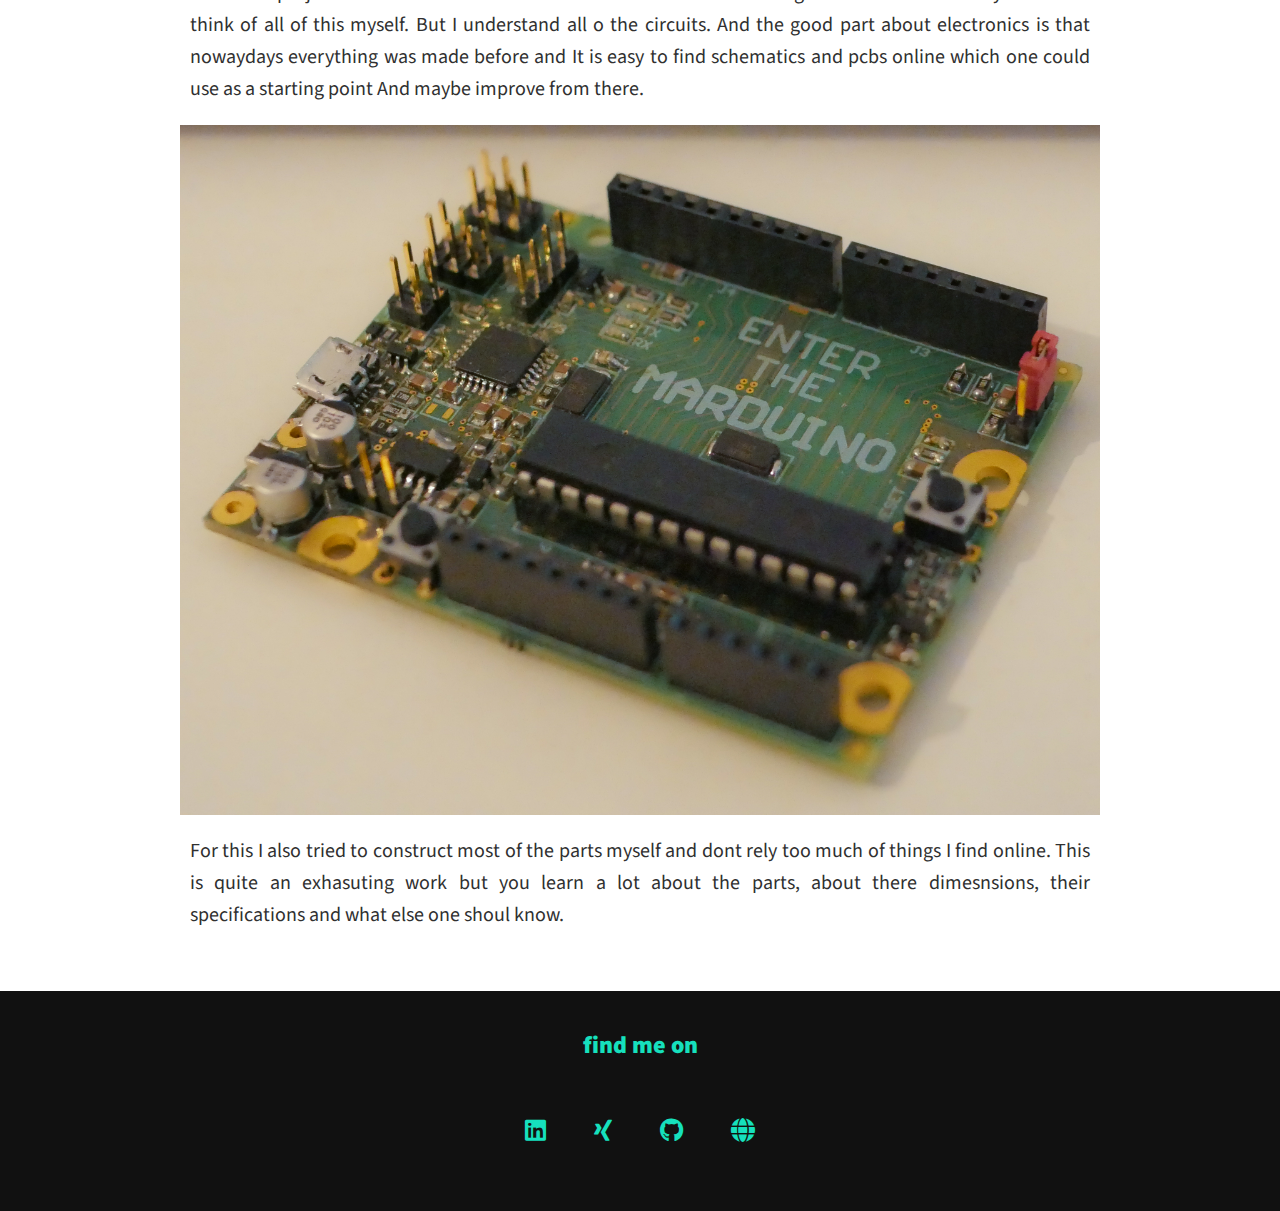
<file: pcb.html>
<!DOCTYPE html>
<html lang="en">

<head>
    <meta charset="UTF-8">
    <meta http-equiv="X-UA-Compatible" content="IE=edge">
    <meta name="viewport" content="width=device-width, initial-scale=1.0">
    <title>Martin Steffan Portfolio</title>
    <link rel="stylesheet"
        href="https://cdnjs.cloudflare.com/ajax/libs/modern-normalize/1.1.0/modern-normalize.min.css">
    <link rel="stylesheet" href="https://cdnjs.cloudflare.com/ajax/libs/font-awesome/6.1.1/css/all.min.css">

    <link rel="stylesheet"
        href="https://fonts.googleapis.com/css?family=Source+Code+Pro:400,900|Source+Sans+Pro:300,900&display=swap">

    <link rel="stylesheet" href="/css/style.css">
</head>

<body>
    <header>
        <div class="logo">
            <a href="index.html">
                <img src="/img/maSteff.png" alt="">
            </a>
        </div>
        <button class="nav-toggle" aria-label="toggle-navigation">
            <span class="hamburger"></span>
        </button>
        <nav class="nav">
            <ul class="nav__list">
                <li class="nav__itm"><a href="index.html" class="nav__link">Home</a></li>
                <li class="nav__itm"><a href="index.html#services" class="nav__link">My Services</a></li>
                <li class="nav__itm"><a href="index.html#about" class="nav__link">About Me</a></li>
                <li class="nav__itm"><a href="index.html#work" class="nav__link">My Work</a></li>
            </ul>
        </nav>
    </header>

    <section class="intro sect-individual">
        <h1 class="section__title section__title--intro">
            printed<strong>circuit boards</strong>
        </h1>
        <p class="section__subtitle section__subtitle--intro">computer aided design</p>
        <img src="/img/marduino.jpg" alt="" class="intro__img">
    </section>

    <div class="portfolio-item-individual">
        <p>
            Having worked in two companies related to printed circuit boards I learned a lot about the tevchnical aspects as well as the quality aspects.
            When one of our supplier product engineers retired I even jumped in an took this part of the job additionally to my other job.
            So although I understand that designing schematics and routing PCBs is an artform itself I still try to keep myself updated in this field.
            and occasionally try it myself. And although I know that I am not an expert I think its mandytory or really helps to be able to at least create
            small circuit boards myself. They always look beter than cable salad and of course are a lot mor reliable.
        </p>
        <img class="item_pics" 
            src="/img/marduino3d.jpg"
            alt="" >
        <p>
            So in this project I created a board which is based on the arduino design. I wouldnt wanna say that I can think of all of this myself. But I understand all o the circuits.
            And the good part about electronics is that nowaydays everything was made before and It is easy to find schematics and pcbs online which one could use as a starting point And
            maybe improve from there.
        </p>
        <img class="item_pics" 
        src="/img/marduinoBoard.jpg"
        alt="" >
        <p>
            For this I also tried to construct most of the parts myself and dont rely too much of things I find online. This is quite an exhasuting work but you learn a lot about the
            parts, about there dimesnsions, their specifications and what else one shoul know.
        </p>
    </div>

    <!-- Footer -->
    <footer class="footer">
        <p class="footer__link">find me on</p>
        <ul class="social-list">
            <li class="social-list__item">
                <a href="https://www.linkedin.com/in/martin-steffan-2489ab23b/" class="social-list__link">
                    <i class="fab fa-linkedin"></i>
                </a>
            </li>
            <li class="social-list__item">
                <a href="https://www.xing.com/profile/Martin_Steffan5/cv" class="social-list__link">
                    <i class="fab fa-xing"></i>
                </a>
            </li>
            <li class="social-list__item">
                <a href="https://github.com/masteff" class="social-list__link">
                    <i class="fab fa-github"></i>
                </a>
            </li>
            <li class="social-list__item">
                <a href="https://masteff.github.io/" class="social-list__link">
                    <i class="fa-solid fa-globe"></i>
                </a>
            </li>
        </ul>
    </footer>

    <script src="/js/index.js"></script>

</body>

</html>
</file>
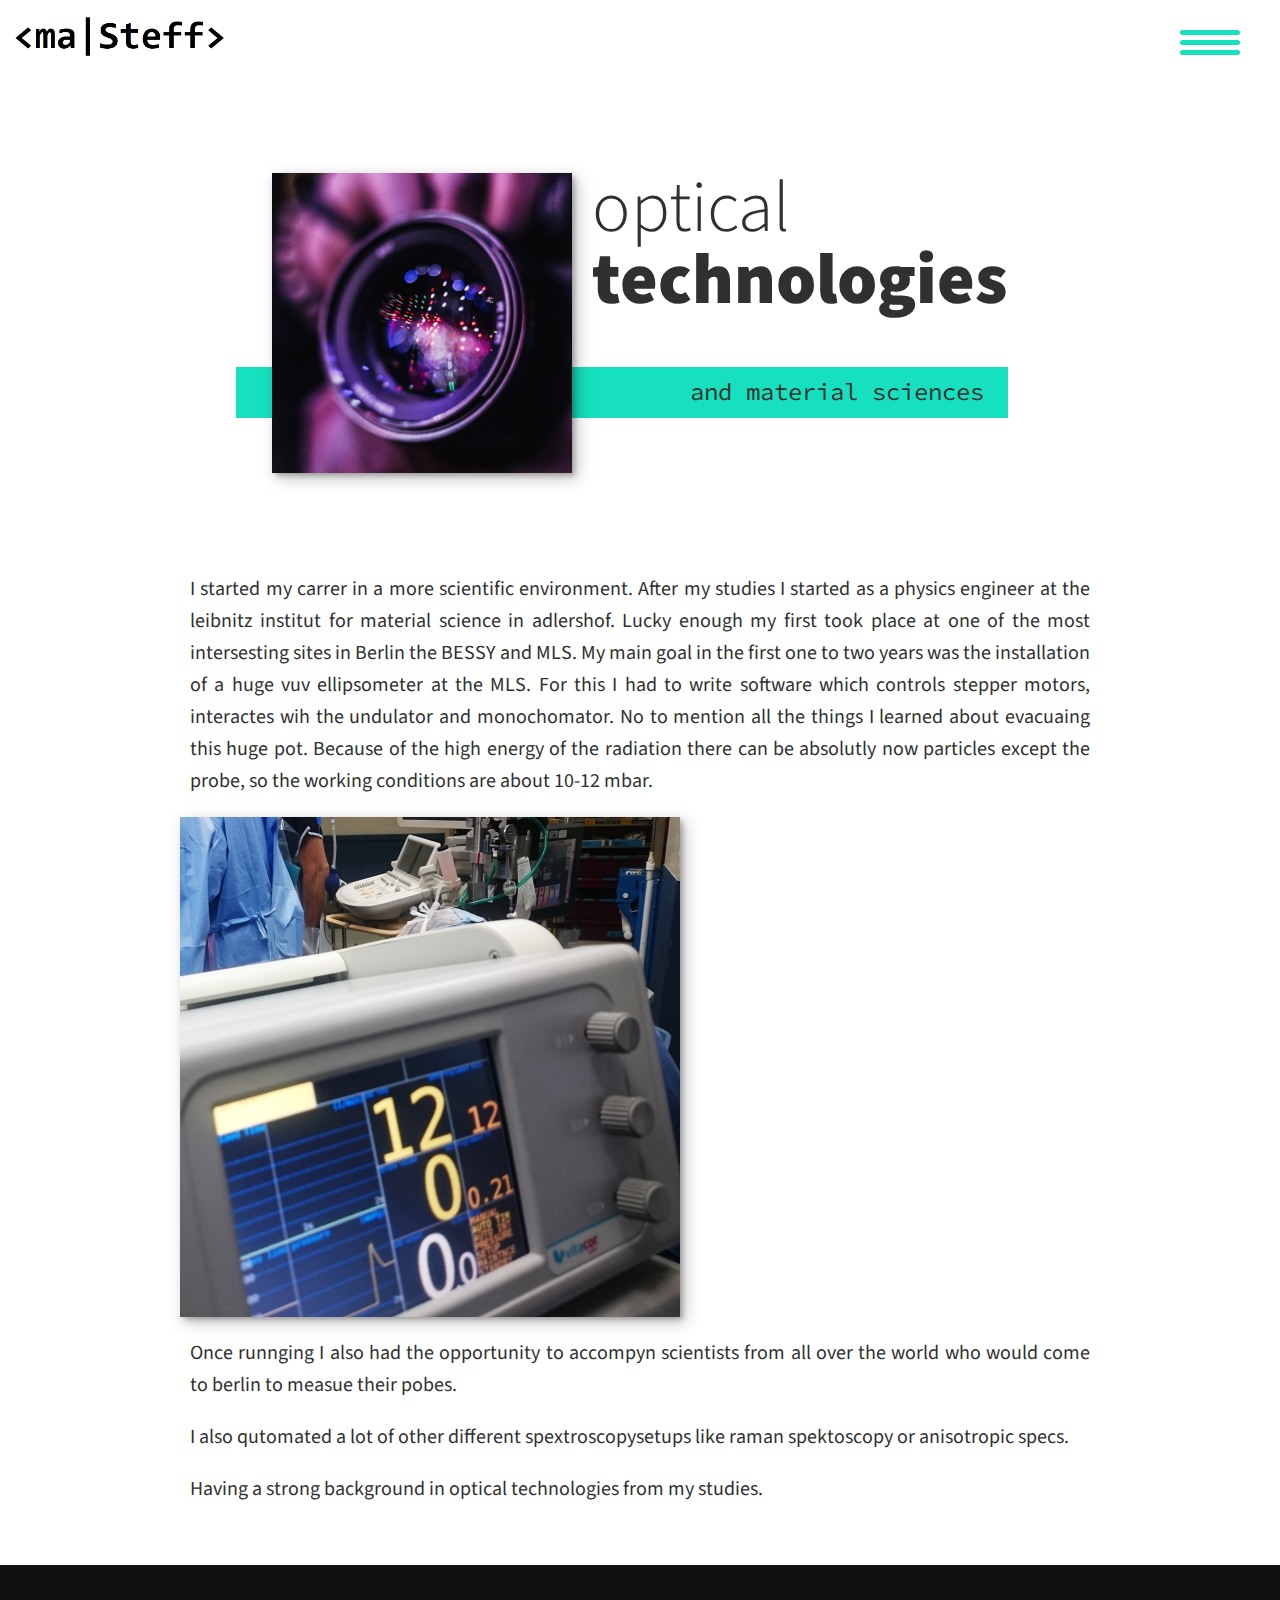
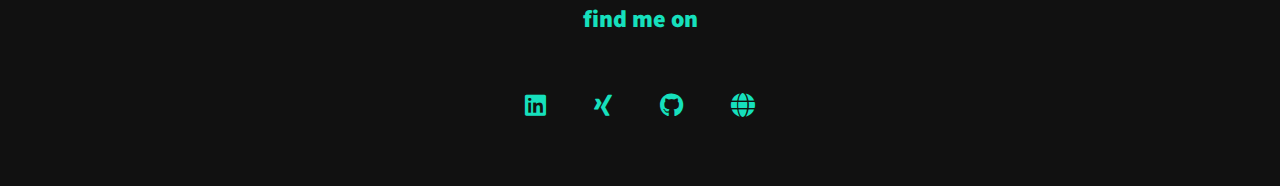
<file: spectroscopy.html>
<!DOCTYPE html>
<html lang="en">

<head>
    <meta charset="UTF-8">
    <meta http-equiv="X-UA-Compatible" content="IE=edge">
    <meta name="viewport" content="width=device-width, initial-scale=1.0">
    <title>Martin Steffan Portfolio</title>
    <link rel="stylesheet"
        href="https://cdnjs.cloudflare.com/ajax/libs/modern-normalize/1.1.0/modern-normalize.min.css">
    <link rel="stylesheet" href="https://cdnjs.cloudflare.com/ajax/libs/font-awesome/6.1.1/css/all.min.css">

    <link rel="stylesheet"
        href="https://fonts.googleapis.com/css?family=Source+Code+Pro:400,900|Source+Sans+Pro:300,900&display=swap">

    <link rel="stylesheet" href="/css/style.css">
</head>

<body>
    <header>
        <div class="logo">
            <a href="index.html">
                <img src="/img/maSteff.png" alt="">
            </a>
        </div>
        <button class="nav-toggle" aria-label="toggle-navigation">
            <span class="hamburger"></span>
        </button>
        <nav class="nav">
            <ul class="nav__list">
                <li class="nav__itm"><a href="index.html" class="nav__link">Home</a></li>
                <li class="nav__itm"><a href="index.html#services" class="nav__link">My Services</a></li>
                <li class="nav__itm"><a href="index.html#about" class="nav__link">About Me</a></li>
                <li class="nav__itm"><a href="index.html#work" class="nav__link">My Work</a></li>
            </ul>
        </nav>
    </header>

    <section class="intro sect-individual">
        <h1 class="section__title section__title--intro">
            optical<strong>technologies</strong>
        </h1>
        <p class="section__subtitle section__subtitle--intro">and material sciences</p>
        <img src="/img/optics.jpg" alt="" class="intro__img">
    </section>

    <div class="portfolio-item-individual">
        <p>
            I started my carrer in a more scientific environment. After my studies I started as a physics engineer at the leibnitz institut for material science in adlershof.
            Lucky enough my first took place at one of the most intersesting sites in Berlin the BESSY and MLS. My main goal in the first one to two years was the installation of a huge
            vuv ellipsometer at the MLS. For this I had to write software which controls stepper motors, interactes wih the undulator and monochomator.
            No to mention all the things I learned about evacuaing this huge pot. Because of the high energy of the radiation there can be absolutly now particles except the probe, so the 
            working conditions are about 10-12 mbar. 
        </p>
        <img class="intro__img" 
            src="/img/medical.jpg"
            alt="" >
        <p>
            Once runnging I also had the opportunity to accompyn scientists from all over the world who would come to berlin to measue their pobes. 
        </p>
        <p>
            I also qutomated a lot of other different spextroscopysetups like raman spektoscopy or anisotropic specs.
        </p>
        <p>
            Having a strong background in optical technologies from my studies.
        </p>
    </div>

    <!-- Footer -->
    <footer class="footer">
        <p class="footer__link">find me on</p>
        <ul class="social-list">
            <li class="social-list__item">
                <a href="https://www.linkedin.com/in/martin-steffan-2489ab23b/" class="social-list__link">
                    <i class="fab fa-linkedin"></i>
                </a>
            </li>
            <li class="social-list__item">
                <a href="https://www.xing.com/profile/Martin_Steffan5/cv" class="social-list__link">
                    <i class="fab fa-xing"></i>
                </a>
            </li>
            <li class="social-list__item">
                <a href="https://github.com/masteff" class="social-list__link">
                    <i class="fab fa-github"></i>
                </a>
            </li>
            <li class="social-list__item">
                <a href="https://masteff.github.io/" class="social-list__link">
                    <i class="fa-solid fa-globe"></i>
                </a>
            </li>
        </ul>
    </footer>

    <script src="/js/index.js"></script>

</body>

</html>
</file>
<file: css/style.css>
*,
*::before,
*::after {
    box-sizing: border-box;
}

:root {
    --ff-primary: 'Source Sans Pro', sans-serif;
    --ff-secondary: 'Source Code Pro', monospace;

    --fw-reg: 300;
    --fw-bold: 900;

    --clr-light: #fff;
    --clr-dark: #303030;
    --clr-accent: #16e0bd;

    --fs-h1: 3rem;
    --fs-h2: 2.25rem;
    --fs-h3: 1.25rem;
    --fs-body: 1rem;

    --bs: 0.25em 0.25em 0.75em rgba(0,0,0,.25),
            0.125em 0.125em 0.25em rgba(0,0,0,.25);
}

@media (min-width: 800px) {
    :root {
        --fs-h1: 4.5rem;
        --fs-h2: 3.75rem;
        --fs-h3: 1.5rem;
        --fs-body: 1.25rem;
    }
}

/* General styles */

html {
    scroll-behavior: smooth;
}

body {
    background: var(--clr-light);
    color: var(--clr-dark);
    margin: 0;
    font-family: var(--ff-primary);
    font-size: var(--fs-body);
    line-height: 1.6;
}

section {
    padding: 5em 2em;
}

.sect-individual {
    padding: 5em 2em 4em;
}


img {
    display: block;
    max-width: 100%;
}

strong {
    font-weight: var(--fw-bold);
}

:focus {
    outline: 3px solid var(--clr-accent);
    outline-offset: 3px;
}

/* Buttons */

.btn {
    display: inline-block;
    padding: .5em 2.5em;
    background: var(--clr-accent);
    color: var(--clr-dark);
    text-decoration: none;
    cursor: pointer;

    font-size: .8em;
    text-transform: uppercase;
    letter-spacing: 2px;
    font-weight: var(--fw-bold);
    transition: transform 200ms ease-in-out;
}

.btn:hover {
    transform: scale(1.1);
}

/* Typogrophy */

h1,
h2,
h3 {
    line-height: 1;
    margin: 0;
}

h1 {
    font-size: var(--fs-h1);
}

h2 {
    font-size: var(--fs-h2);
}

h3 {
    font-size: var(--fs-h3);
}

.section__title {
    margin-bottom: .25em;
}

.section__title--intro {
    font-weight: var(--fw-reg);
}

.section__title--padding{
    padding-right: 3.6em;
}
.section__title--padding_small{
    padding-right: 6vw;
}

.section__title--intro strong {
    display: block;
}

.section__subtitle {
    margin: 0;
    font-size: var(--fs-h3);
}

.section__subtitle--intro,
.section__subtitle--about {
    background: var(--clr-accent);
    padding: .25em 1em;
    font-family: var(--ff-secondary);
    margin-bottom: 1em;
}

.section__subtitle--work {
    color: var(--clr-accent);
    font-weight: var(--fw-bold);
    margin-bottom: 2em;
}


/* header */

.logo {
    max-width: 200px;
}

header {
    display: flex;
    justify-content: space-between;
    padding: .5em .5em;
}

.nav {
    position: fixed;
    background: var(--clr-dark);
    color: var(--clr-light);
    top: 0;
    bottom: 0;
    left: 0;
    right: 0;
    z-index: 100;

    transform: translateX(100%);
    transition: transform 250ms cubic-bezier(.5, 0, .5, 1);
}

.nav__list {
    list-style: none;
    display: flex;
    height: 100%;

    flex-direction: column;
    justify-content: space-evenly;
    align-items: center;
    margin: 0;
    padding: 0;
}

.nav__link {
    color: inherit;
    font-weight: var(--fw-bold);
    font-size: var(--fs-h2);
    text-decoration: none;
}

.nav__link:hover {
    color: var(--clr-accent);
}

.nav-toggle {
    padding: 1em;
    background: transparent;
    border: 0;
    cursor: pointer;
    position: absolute;
    right: 1em;
    top: 1em;
    z-index: 1000;
}

.nav-open .nav {
    transform: translateX(0);
}

.nav-open .nav-toggle {
    position: fixed;
}

.nav-open .hamburger {
    transform: rotate(.625turn);
}

.nav-open .hamburger::before {
    transform: rotate(90deg) translateX(-6px);
}

.nav-open .hamburger::after {
    opacity: 0;
}

.hamburger {
    display: block;
    position: relative;
}

.hamburger,
.hamburger::before,
.hamburger::after {
    background: var(--clr-accent);
    width: 3em;
    height: 5px;
    border-radius: 1em;
    transition: transform 250ms ease-in-out;
}

.hamburger::before,
.hamburger::after {
    content: '';
    position: absolute;
    left: 0;
    right: 0;
}

.hamburger::before {top: 10px;}
.hamburger::after {bottom: 10px;}

.intro {
    position: relative;
}

.intro__img {
    box-shadow: var(--bs);
}

/* .section__subtitle--intro {
    display: inline-block;
} */

@media (min-width: 600px){

    
    .logo {
        max-width: 220px;
    }

    .intro {
        display: grid;
        width: min-content;
        margin: 0 auto;
        column-gap: 1em;
        grid-template-areas:
            "img title"
            "img subtitles";
        grid-template-columns: min-content max-content;
    }

    .intro__img{
        grid-area: img;
        min-width: 300px; 
        position: relative;
        z-index: 2;
    }

    .section__subtitle--intro {
        align-self: start;
        grid-column: -1 / 1;
        grid-row: 2;
        text-align: right;
        position: relative;
        left: -1.5em;
        width: calc(100% + 1.5em);
    }

}

/* My services section */

.my-services {
    background: var(--clr-dark);
    background-image: url(../img/oszi.jpg);
    background-blend-mode: multiply;
    background-size: cover;
    color: var(--clr-light);

    text-align: center;
}

.section__title--services {
    color: var(--clr-accent);
    position: relative;
}

.section__title--services::after {
    content: '';
    display: block;
    width: 2em;
    height: 1px;
    margin: 0.5em auto 1em;
    background: var(--clr-light);
    opacity: 0.25;
}

.services {
    margin-bottom: 4em;
}

.service {
    max-width: 400px;
    /* width: 400px; */
    margin: 0 auto;
    text-align: justify;
    /* text-align: block; */
}

.service h3 {
    text-align: center;
}

@media (min-width: 800px) {
    .services {
        /* display: grid; */
        display: grid;
        grid-auto-flow: column;
        grid-auto-columns: 1fr;
        max-width: 1400px;
        margin-left: auto;
        margin-right: auto;
    }

    .service + .service {
        margin-left: 2em;
    }
}

.about-me {
    max-width: 1000px;
    margin: 0 auto;
}

.about-me__img {
    box-shadow: var(--bs);
}

@media (min-width: 600px) {
    .about-me {
        display: grid;
        grid-template-columns: 1fr 250px;
        grid-template-areas: 
            "title img"
            "subtitle img"
            "text img";

        column-gap: 2em;
    }

    .section__titlle--about {
        grid-area: title;
    }

    .section__subtitle--about {
        grid-column: 1 / -1;
        grid-row: 2;
        position: relative;
        left: -1em;
        width: calc(100% + 2em);
        padding-left: 1em;
        padding-right: calc(200px + 4em);
    }

    .about-me__img {
        grid-area: img;
        position: relative;
        z-index: 2;
    }
}

/* My Work */

.my-work {
    background: var(--clr-dark);
    color: var(--clr-light);
    text-align: center;
}

.portfolio {
    display: grid;
    grid-template-columns: repeat(auto-fit, minmax(300px,1fr));
    max-width: 1200px;
    margin: 0 auto;
}

.portfolio__item {
    background: var(--clr-accent);
    overflow: hidden;
}

.portfolio__img {
    transition: 
        transform 750ms cubic-bezier(.5, 0, .5, 1),
        opacity 250ms linear;
}

.portfolio__item:focus {
    position: relative;
    z-index: 2;
}

.portfolio__img:hover,
.portfolio__item:focus .portfolio__img {
    transform: scale(1.2);
    opacity: .5;
}

/* Footer */

.footer {
    background: #111;
    color: var(--clr-accent);
    font-size: var(--fs-h3);
    text-align: center;
    padding: 0.5em 0 2.5em 0;
}

.footer a {
    text-decoration: none;
    color: inherit;
}

.footer__link {
    font-weight: var(--fw-bold);
}

.footer__link:hover,
.social-list__link:hover {
    opacity: .7;
}

.footer__link:hover {
    text-decoration: underline;
}

.social-list {
    list-style: none;
    display: flex;
    justify-content: center;
    margin: 2em 0 0;
    padding: 0;
}

.social-list__item {
    margin: 0 .5em;
}

.social-list__link {
    padding: .5em;
}

/* Individual portfolio item styles */
.portfolio-item-individual {
    padding: 0 2em 2em;
    max-width: 1000px;
    margin: 0 auto;
}

.portfolio-item-individual p {
    text-align: justify;
    max-width: 900px;
    margin-left: auto;
    margin-right: auto;
}

.item_pics {
    width: 100%;
    height: auto;
    /* margin-left: 10%;
    margin-right: 10%; */
}

.video {
    width: 98%;
    height: auto;
    margin-left: 1%;
    margin-right: 1%;
}

.item_link {
    color: var(--clr-accent);
    text-decoration: none;
}

.item_link:hover {
    text-decoration: underline;
    opacity: .7;
}

.container {
    position: relative;
    text-align: center;
    font-size: 1em;
    font-weight: var(--fw-bold);
    color: var(--clr-light);
}
.toptext {
    /* position: absolute;
    top: 0%;
    left: 0%; */
    z-index: 10;
    /* transform: translate(-50%, -50%); */
    position: absolute;
    bottom: 6px;
    left: 12px;
}
</file>
